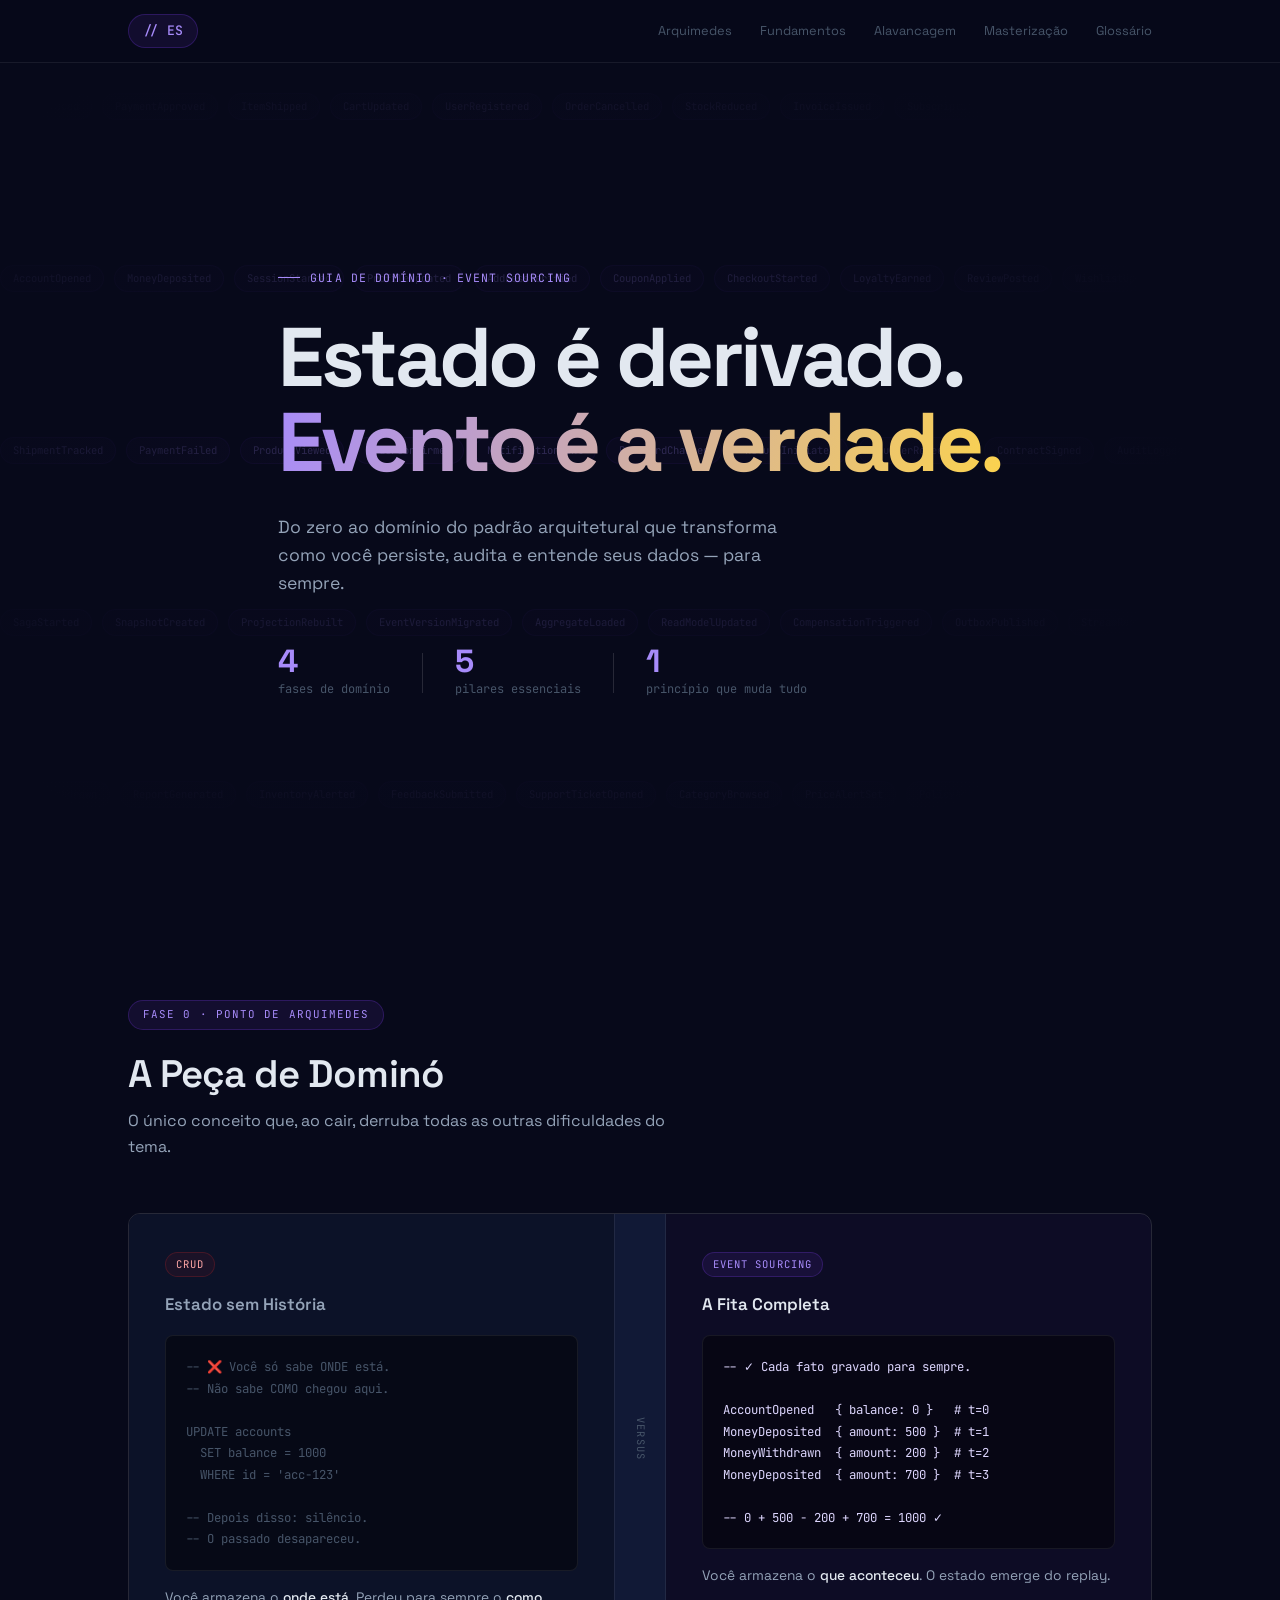
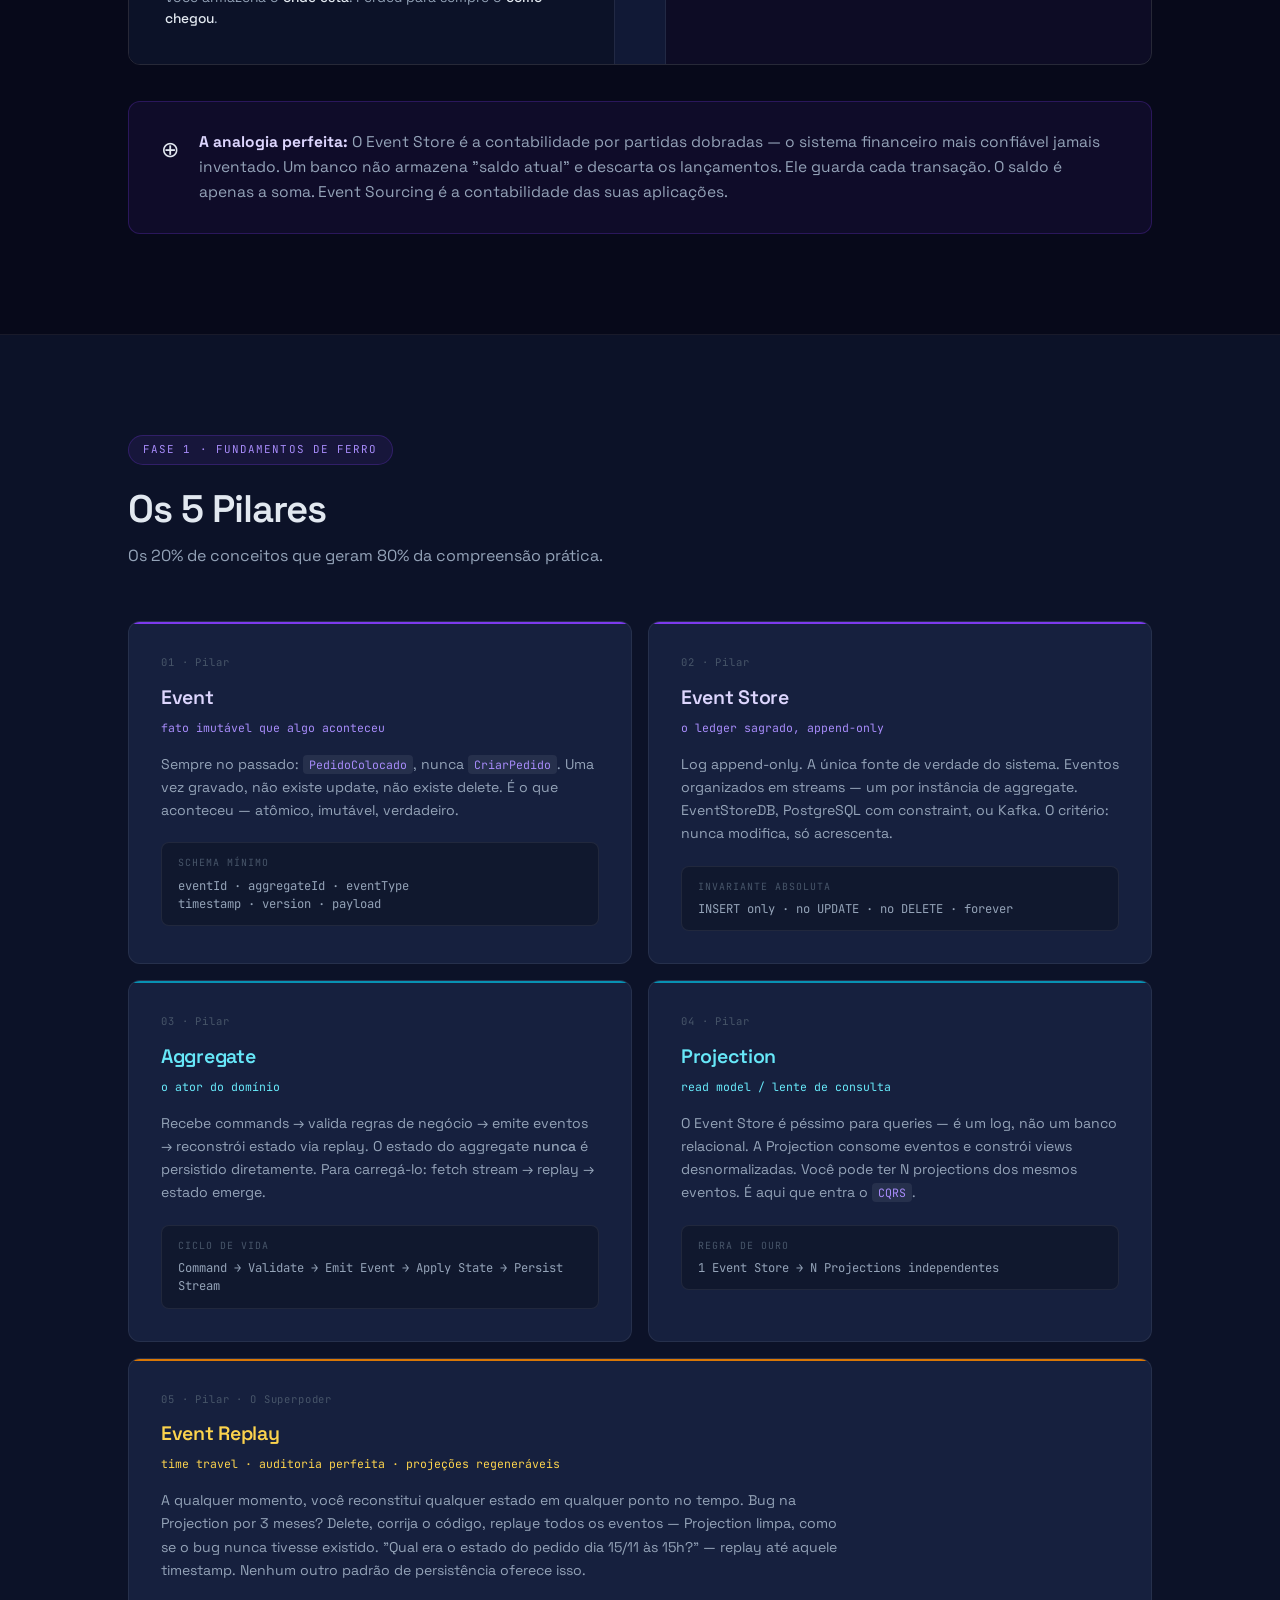
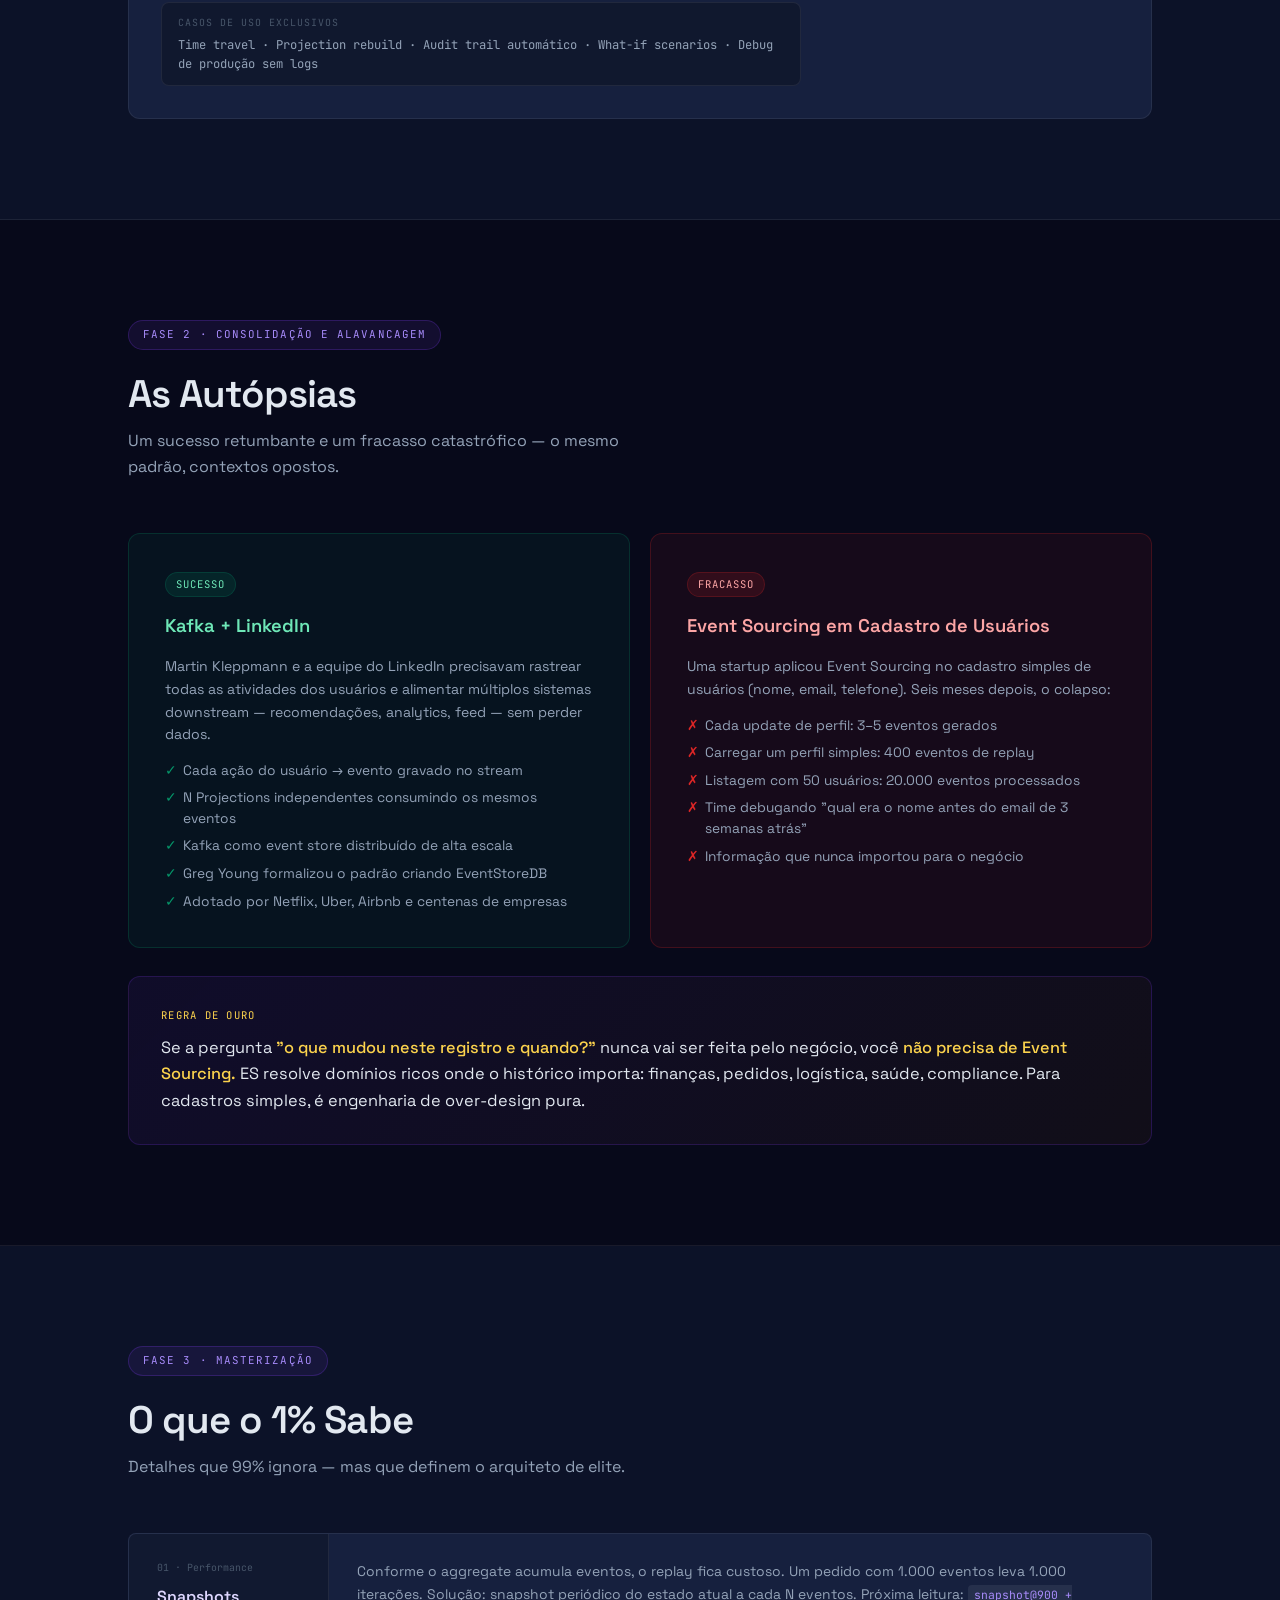
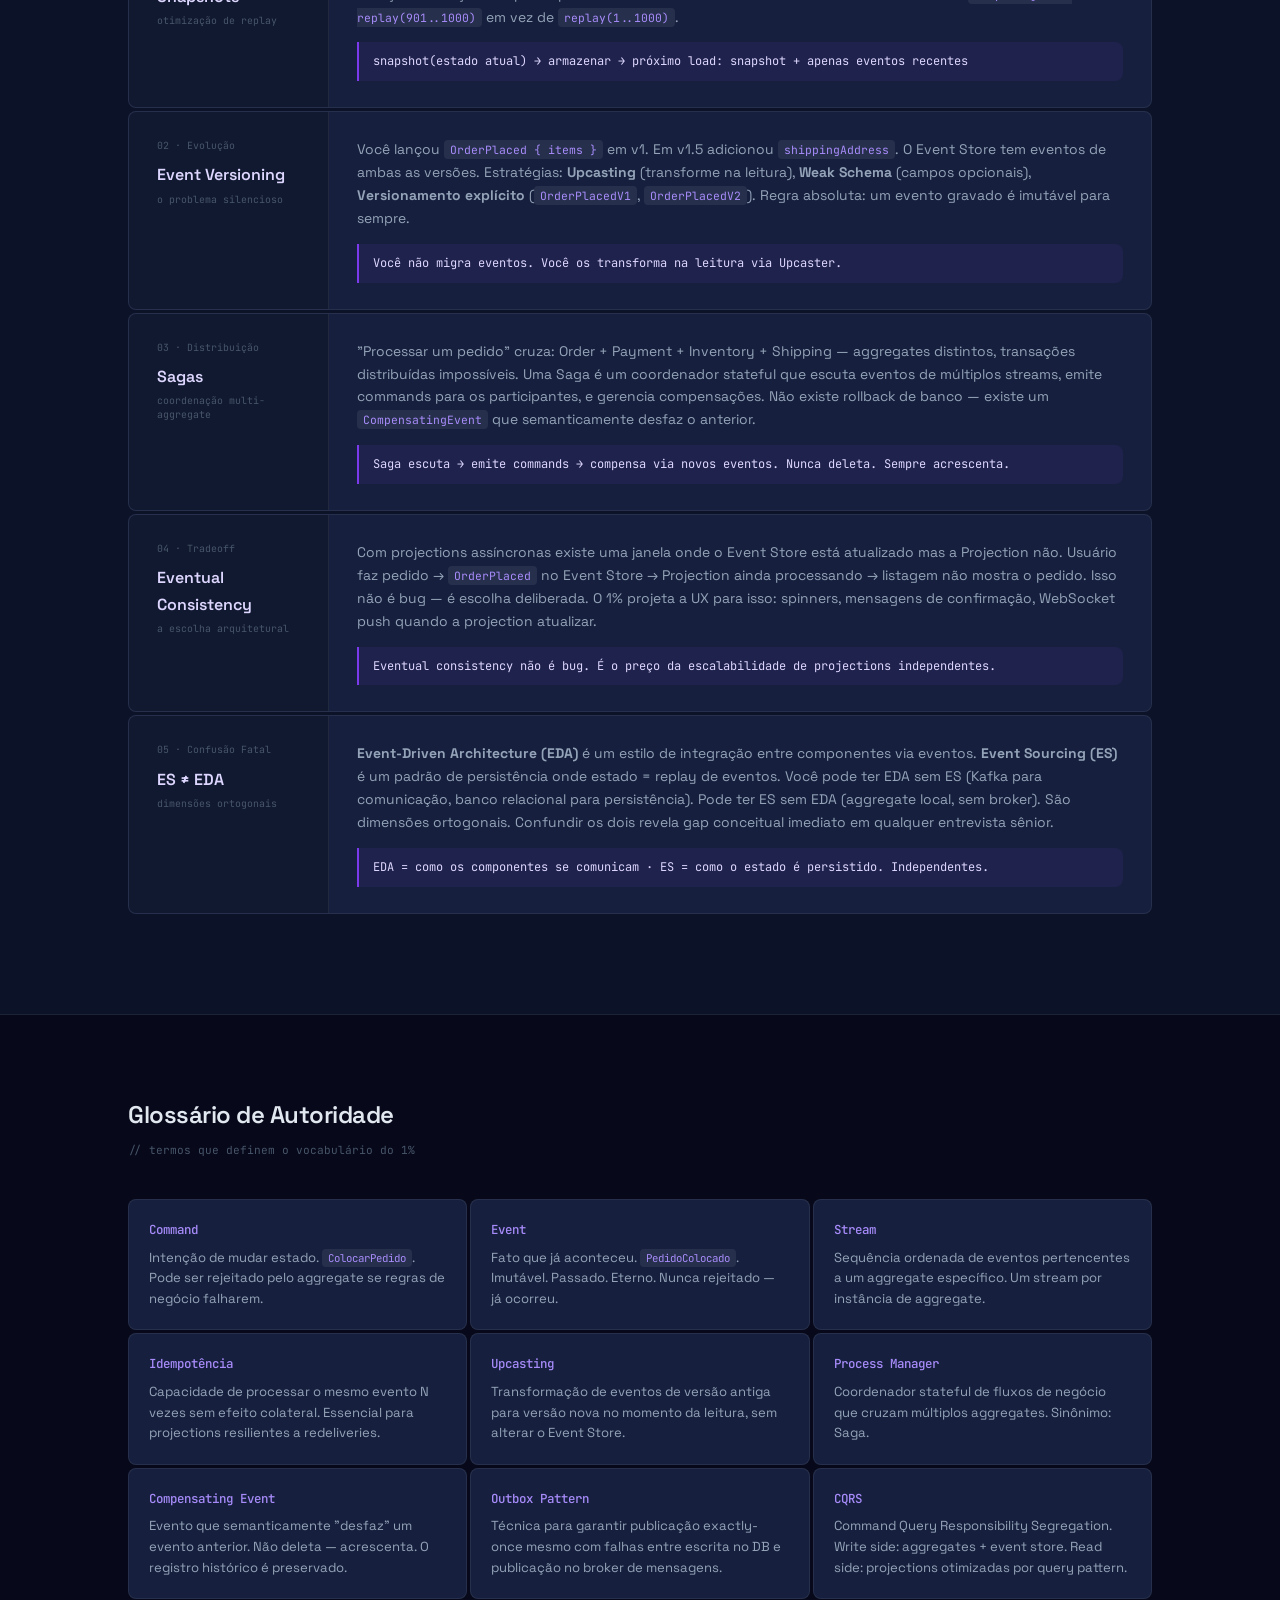
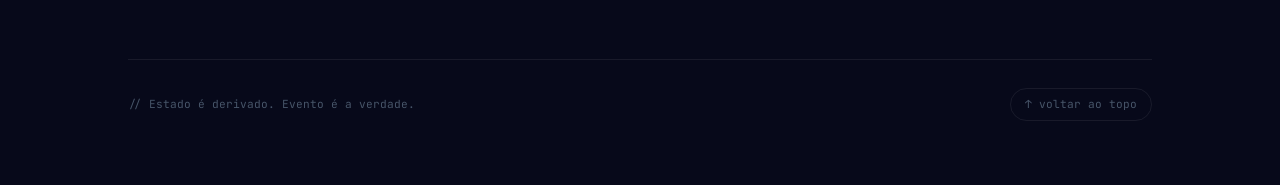
<file: sudo/p1/event-sourcing.html>
<!DOCTYPE html>
<html lang="pt-BR">
<head>
  <meta charset="UTF-8">
  <meta name="viewport" content="width=device-width, initial-scale=1.0">
  <title>Event Sourcing — Do Zero ao Domínio</title>
  <link rel="preconnect" href="https://fonts.googleapis.com">
  <link rel="preconnect" href="https://fonts.gstatic.com" crossorigin>
  <link href="https://fonts.googleapis.com/css2?family=Space+Grotesk:wght@300;400;500;600;700&family=JetBrains+Mono:wght@400;500&display=swap" rel="stylesheet">
  <style>
    *, *::before, *::after { box-sizing: border-box; margin: 0; padding: 0; }
    html { scroll-behavior: smooth; }

    :root {
      --bg:       #07091a;
      --bg-1:     #0c1228;
      --bg-2:     #111936;
      --surface:  #16203e;
      --violet:         #7c3aed;
      --violet-light:   #a78bfa;
      --violet-xlight:  #ddd6fe;
      --violet-bg:      rgba(124,58,237,0.1);
      --violet-border:  rgba(124,58,237,0.25);
      --cyan:           #0891b2;
      --cyan-light:     #67e8f9;
      --cyan-bg:        rgba(8,145,178,0.1);
      --cyan-border:    rgba(8,145,178,0.25);
      --amber:          #d97706;
      --amber-light:    #fcd34d;
      --amber-bg:       rgba(217,119,6,0.1);
      --amber-border:   rgba(217,119,6,0.25);
      --emerald:        #059669;
      --emerald-light:  #6ee7b7;
      --emerald-bg:     rgba(5,150,105,0.07);
      --emerald-border: rgba(5,150,105,0.22);
      --red:            #dc2626;
      --red-light:      #fca5a5;
      --red-bg:         rgba(220,38,38,0.07);
      --red-border:     rgba(220,38,38,0.22);
      --text:     #e2e8f0;
      --text-2:   #94a3b8;
      --text-3:   #475569;
      --border:   rgba(255,255,255,0.07);
      --border-2: rgba(255,255,255,0.13);
      --radius:    12px;
      --radius-sm:  8px;
      --radius-pill: 100px;
    }

    body {
      font-family: 'Space Grotesk', sans-serif;
      background: var(--bg);
      color: var(--text);
      line-height: 1.65;
      font-size: 16px;
      -webkit-font-smoothing: antialiased;
    }

    a { color: var(--violet-light); text-decoration: none; }

    code {
      font-family: 'JetBrains Mono', monospace;
      font-size: 0.82em;
      background: rgba(255,255,255,0.07);
      padding: 2px 6px;
      border-radius: 4px;
      color: var(--violet-light);
    }

    .container { max-width: 1080px; margin: 0 auto; padding: 0 28px; }

    /* ── NAV ── */
    .nav {
      position: fixed; top: 0; left: 0; right: 0; z-index: 100;
      padding: 14px 0;
      background: rgba(7,9,26,0.82);
      backdrop-filter: blur(14px);
      -webkit-backdrop-filter: blur(14px);
      border-bottom: 1px solid var(--border);
    }
    .nav-inner {
      display: flex; justify-content: space-between; align-items: center;
    }
    .nav-brand {
      font-family: 'JetBrains Mono', monospace;
      font-size: 0.82rem; font-weight: 500;
      color: var(--violet-light);
      background: var(--violet-bg);
      border: 1px solid var(--violet-border);
      padding: 5px 14px; border-radius: var(--radius-pill);
    }
    .nav-links { display: flex; gap: 28px; }
    .nav-links a {
      font-size: 0.8rem; color: var(--text-3);
      transition: color 0.18s;
    }
    .nav-links a:hover { color: var(--text-2); }

    /* ── HERO ── */
    .hero {
      position: relative; min-height: 100vh; overflow: hidden;
      display: flex; flex-direction: column; justify-content: center;
      padding: 160px 0 100px;
    }

    .streams {
      position: absolute; inset: 0; overflow: hidden;
      display: flex; flex-direction: column;
      justify-content: space-around; pointer-events: none;
      padding: 20px 0;
    }
    .stream-row { overflow: hidden; }
    .stream-track {
      display: inline-flex; gap: 10px; white-space: nowrap;
    }
    .stream-row:nth-child(1) .stream-track { animation: slide 32s linear infinite;         opacity: 0.38; }
    .stream-row:nth-child(2) .stream-track { animation: slide 24s linear infinite reverse;  opacity: 0.28; }
    .stream-row:nth-child(3) .stream-track { animation: slide 40s linear infinite;          opacity: 0.32; }
    .stream-row:nth-child(4) .stream-track { animation: slide 28s linear infinite reverse;  opacity: 0.22; }
    .stream-row:nth-child(5) .stream-track { animation: slide 36s linear infinite;          opacity: 0.30; }
    @keyframes slide {
      from { transform: translateX(0); }
      to   { transform: translateX(-50%); }
    }
    @media (prefers-reduced-motion: reduce) {
      .stream-track { animation: none !important; }
    }

    .pill {
      font-family: 'JetBrains Mono', monospace;
      font-size: 0.66rem; white-space: nowrap;
      padding: 4px 12px; border-radius: var(--radius-pill);
      background: rgba(124,58,237,0.08);
      border: 1px solid rgba(124,58,237,0.18);
      color: rgba(167,139,250,0.75);
    }

    .hero-overlay {
      position: absolute; inset: 0; pointer-events: none;
      background:
        radial-gradient(ellipse 70% 70% at 40% 50%, transparent 20%, var(--bg) 75%),
        linear-gradient(to bottom, var(--bg) 0%, transparent 18%, transparent 82%, var(--bg) 100%);
    }

    .hero-content { position: relative; z-index: 1; }

    .eyebrow {
      display: inline-flex; align-items: center; gap: 10px;
      font-family: 'JetBrains Mono', monospace;
      font-size: 0.72rem; letter-spacing: 0.1em; text-transform: uppercase;
      color: var(--violet-light); margin-bottom: 28px;
    }
    .eyebrow::before {
      content: ''; display: block; width: 22px; height: 1px;
      background: var(--violet-light);
    }

    .display {
      font-size: clamp(2.8rem, 6.5vw, 5.4rem);
      font-weight: 700; letter-spacing: -0.04em;
      line-height: 1.02; margin-bottom: 28px;
    }
    .gradient-text {
      background: linear-gradient(108deg, #a78bfa 0%, #fcd34d 100%);
      -webkit-background-clip: text; -webkit-text-fill-color: transparent;
      background-clip: text;
    }

    .hero-sub {
      font-size: 1.1rem; color: var(--text-2);
      max-width: 520px; line-height: 1.6; margin-bottom: 48px;
    }

    .hero-stats { display: flex; gap: 32px; align-items: center; }
    .stat { display: flex; flex-direction: column; gap: 3px; }
    .stat-n {
      font-size: 2rem; font-weight: 700;
      letter-spacing: -0.03em; color: var(--violet-light); line-height: 1;
    }
    .stat-l { font-size: 0.75rem; color: var(--text-3); font-family: 'JetBrains Mono', monospace; }
    .stat-div { width: 1px; height: 40px; background: var(--border-2); }

    /* ── SECTIONS ── */
    .section { padding: 100px 0; border-bottom: 1px solid var(--border); }
    .section-alt { background: var(--bg-1); }

    .phase-badge {
      display: inline-flex; align-items: center;
      font-family: 'JetBrains Mono', monospace;
      font-size: 0.68rem; letter-spacing: 0.1em; text-transform: uppercase;
      color: var(--violet-light); background: var(--violet-bg);
      border: 1px solid var(--violet-border);
      border-radius: var(--radius-pill); padding: 5px 14px; margin-bottom: 22px;
    }

    .s-heading {
      font-size: clamp(1.8rem, 3vw, 2.5rem);
      font-weight: 600; letter-spacing: -0.025em; line-height: 1.15;
      margin-bottom: 12px;
    }
    .s-sub {
      color: var(--text-2); font-size: 1rem;
      max-width: 540px; margin-bottom: 52px;
    }

    /* ── COMPARISON ── */
    .comparison {
      display: grid; grid-template-columns: 1fr 52px 1fr;
      border: 1px solid var(--border-2); border-radius: var(--radius);
      overflow: hidden; margin-bottom: 36px;
    }
    .comp-side { padding: 36px; }
    .comp-side.crud { background: var(--bg-1); }
    .comp-side.es   { background: rgba(124,58,237,0.05); }

    .comp-badge {
      display: inline-block;
      font-family: 'JetBrains Mono', monospace;
      font-size: 0.66rem; letter-spacing: 0.1em; text-transform: uppercase;
      padding: 3px 10px; border-radius: var(--radius-pill); margin-bottom: 14px;
    }
    .comp-badge.crud { background: var(--red-bg);    color: var(--red-light);    border: 1px solid var(--red-border);    }
    .comp-badge.es   { background: var(--violet-bg); color: var(--violet-light); border: 1px solid var(--violet-border); }

    .comp-title {
      font-size: 1.05rem; font-weight: 600; margin-bottom: 16px;
    }
    .comp-side.crud .comp-title { color: var(--text-2); }
    .comp-side.es   .comp-title { color: var(--text); }

    .code-block {
      background: rgba(0,0,0,0.45);
      border: 1px solid var(--border);
      border-radius: var(--radius-sm);
      padding: 20px; font-family: 'JetBrains Mono', monospace;
      font-size: 0.77rem; line-height: 1.75;
      white-space: pre; overflow-x: auto; margin-bottom: 16px;
    }
    .code-block.muted { color: var(--text-3); }
    .code-block.vivid { color: var(--violet-xlight); }

    .comp-note { font-size: 0.86rem; color: var(--text-2); line-height: 1.5; }
    .comp-note em { color: var(--text); font-style: normal; font-weight: 500; }

    .comp-div {
      display: flex; align-items: center; justify-content: center;
      background: var(--bg-2);
      border-left: 1px solid var(--border); border-right: 1px solid var(--border);
    }
    .vs {
      font-family: 'JetBrains Mono', monospace;
      font-size: 0.65rem; letter-spacing: 0.12em; text-transform: uppercase;
      color: var(--text-3); writing-mode: vertical-rl;
    }

    .principle-box {
      background: rgba(124,58,237,0.07);
      border: 1px solid var(--violet-border);
      border-radius: var(--radius); padding: 28px 32px;
      display: flex; gap: 20px; align-items: flex-start;
    }
    .principle-icon { font-size: 1.4rem; flex-shrink: 0; margin-top: 2px; }
    .principle-text { font-size: 0.97rem; color: var(--text-2); line-height: 1.6; }
    .principle-text strong { color: var(--violet-xlight); }

    /* ── PILLARS ── */
    .pillars-grid {
      display: grid; grid-template-columns: 1fr 1fr; gap: 16px;
    }
    .pillar-wide { grid-column: 1 / -1; }

    .pillar-card {
      background: var(--surface);
      border: 1px solid var(--border);
      border-radius: var(--radius);
      padding: 32px; position: relative; overflow: hidden;
      transition: border-color 0.2s, transform 0.2s;
    }
    .pillar-card:hover { border-color: var(--border-2); transform: translateY(-1px); }
    .pillar-card::before {
      content: ''; position: absolute; top: 0; left: 0; right: 0;
      height: 2px; background: var(--accent, var(--violet));
    }

    .p-violet { --accent: var(--violet); }
    .p-cyan   { --accent: var(--cyan);   }
    .p-amber  { --accent: var(--amber);  }

    .pillar-num {
      font-family: 'JetBrains Mono', monospace;
      font-size: 0.66rem; color: var(--text-3);
      letter-spacing: 0.08em; margin-bottom: 10px;
    }
    .pillar-title {
      font-size: 1.22rem; font-weight: 600;
      letter-spacing: -0.015em; margin-bottom: 4px;
    }
    .p-violet .pillar-title  { color: var(--violet-xlight); }
    .p-cyan   .pillar-title  { color: var(--cyan-light); }
    .p-amber  .pillar-title  { color: var(--amber-light); }

    .pillar-sub {
      font-family: 'JetBrains Mono', monospace;
      font-size: 0.72rem; margin-bottom: 16px;
    }
    .p-violet .pillar-sub { color: var(--violet-light); }
    .p-cyan   .pillar-sub { color: var(--cyan-light); }
    .p-amber  .pillar-sub { color: var(--amber-light); }

    .pillar-body {
      font-size: 0.88rem; color: var(--text-2);
      line-height: 1.65; margin-bottom: 20px;
    }
    .pillar-key {
      background: rgba(0,0,0,0.25);
      border: 1px solid var(--border); border-radius: var(--radius-sm);
      padding: 12px 16px;
    }
    .pillar-key-label {
      font-family: 'JetBrains Mono', monospace;
      font-size: 0.62rem; letter-spacing: 0.1em; text-transform: uppercase;
      color: var(--text-3); margin-bottom: 5px;
    }
    .pillar-key-val {
      font-family: 'JetBrains Mono', monospace;
      font-size: 0.76rem; color: var(--text-2); line-height: 1.5;
    }

    /* ── AUTOPSY ── */
    .autopsy-grid {
      display: grid; grid-template-columns: 1fr 1fr; gap: 20px;
      margin-bottom: 28px;
    }
    .autopsy-card {
      border-radius: var(--radius); padding: 36px; border: 1px solid;
    }
    .autopsy-card.success { background: var(--emerald-bg); border-color: var(--emerald-border); }
    .autopsy-card.failure { background: var(--red-bg);     border-color: var(--red-border);     }

    .autopsy-badge {
      display: inline-block;
      font-family: 'JetBrains Mono', monospace;
      font-size: 0.66rem; letter-spacing: 0.1em; text-transform: uppercase;
      padding: 3px 10px; border-radius: var(--radius-pill); margin-bottom: 14px;
    }
    .success .autopsy-badge { background: rgba(5,150,105,0.14); color: var(--emerald-light); border: 1px solid var(--emerald-border); }
    .failure .autopsy-badge { background: rgba(220,38,38,0.14);  color: var(--red-light);     border: 1px solid var(--red-border);     }

    .autopsy-title { font-size: 1.15rem; font-weight: 600; margin-bottom: 14px; }
    .success .autopsy-title { color: var(--emerald-light); }
    .failure .autopsy-title { color: var(--red-light); }

    .autopsy-body { font-size: 0.88rem; color: var(--text-2); line-height: 1.6; }

    .autopsy-list { list-style: none; margin-top: 14px; display: flex; flex-direction: column; gap: 7px; }
    .autopsy-list li {
      font-size: 0.86rem; color: var(--text-2);
      padding-left: 18px; position: relative; line-height: 1.5;
    }
    .autopsy-list li::before { position: absolute; left: 0; }
    .success .autopsy-list li::before { content: '✓'; color: var(--emerald); }
    .failure .autopsy-list li::before { content: '✗'; color: var(--red); }

    .golden-rule {
      background: linear-gradient(135deg, rgba(124,58,237,0.08), rgba(217,119,6,0.05));
      border: 1px solid rgba(124,58,237,0.2);
      border-radius: var(--radius); padding: 30px 32px;
    }
    .golden-label {
      font-family: 'JetBrains Mono', monospace;
      font-size: 0.66rem; letter-spacing: 0.12em; text-transform: uppercase;
      color: var(--amber-light); margin-bottom: 10px;
    }
    .golden-text { font-size: 1.02rem; color: var(--text); line-height: 1.62; }
    .golden-text em { font-style: normal; color: var(--amber-light); font-weight: 500; }

    /* ── MASTERY ── */
    .mastery-list { display: flex; flex-direction: column; gap: 3px; }

    .mastery-item {
      display: grid; grid-template-columns: 200px 1fr;
      border: 1px solid var(--border); border-radius: var(--radius-sm);
      background: var(--surface); overflow: hidden;
      transition: border-color 0.18s;
    }
    .mastery-item:hover { border-color: var(--border-2); }

    .mastery-left {
      padding: 26px 28px;
      background: rgba(0,0,0,0.22);
      border-right: 1px solid var(--border);
    }
    .mastery-num {
      font-family: 'JetBrains Mono', monospace;
      font-size: 0.62rem; color: var(--text-3); margin-bottom: 8px;
    }
    .mastery-title {
      font-size: 1rem; font-weight: 600;
      color: var(--violet-xlight); margin-bottom: 4px;
    }
    .mastery-tag {
      font-family: 'JetBrains Mono', monospace;
      font-size: 0.62rem; color: var(--text-3); line-height: 1.4;
    }
    .mastery-right { padding: 26px 28px; }
    .mastery-body { font-size: 0.87rem; color: var(--text-2); line-height: 1.65; }
    .mastery-insight {
      margin-top: 14px; padding: 10px 14px;
      background: rgba(124,58,237,0.08);
      border-left: 2px solid var(--violet);
      border-radius: 0 var(--radius-sm) var(--radius-sm) 0;
      font-family: 'JetBrains Mono', monospace;
      font-size: 0.75rem; color: var(--violet-xlight); line-height: 1.55;
    }

    /* ── GLOSSÁRIO ── */
    .glossario { padding: 80px 0 64px; }

    .gloss-heading {
      font-size: 1.5rem; font-weight: 600;
      letter-spacing: -0.02em; margin-bottom: 6px;
    }
    .gloss-meta {
      font-family: 'JetBrains Mono', monospace;
      font-size: 0.7rem; color: var(--text-3); margin-bottom: 40px;
    }
    .gloss-grid {
      display: grid; grid-template-columns: repeat(3, 1fr); gap: 3px;
    }
    .gloss-item {
      padding: 20px;
      border: 1px solid var(--border); border-radius: var(--radius-sm);
      background: var(--surface);
      transition: border-color 0.18s;
    }
    .gloss-item:hover { border-color: var(--border-2); }
    .gloss-term {
      font-family: 'JetBrains Mono', monospace;
      font-size: 0.78rem; font-weight: 500;
      color: var(--violet-light); margin-bottom: 7px;
    }
    .gloss-def { font-size: 0.82rem; color: var(--text-2); line-height: 1.57; }

    .footer-bar {
      margin-top: 60px; padding-top: 28px;
      border-top: 1px solid var(--border);
      display: flex; justify-content: space-between; align-items: center;
    }
    .footer-mono {
      font-family: 'JetBrains Mono', monospace;
      font-size: 0.7rem; color: var(--text-3);
    }
    .top-link {
      font-family: 'JetBrains Mono', monospace; font-size: 0.7rem;
      color: var(--text-3); border: 1px solid var(--border);
      padding: 6px 14px; border-radius: var(--radius-pill);
      transition: border-color 0.18s, color 0.18s;
    }
    .top-link:hover { border-color: var(--border-2); color: var(--text-2); }

    /* ── RESPONSIVE ── */
    @media (max-width: 800px) {
      .nav-links { display: none; }
      .comparison { grid-template-columns: 1fr; }
      .comp-div {
        border-left: none; border-right: none;
        border-top: 1px solid var(--border); border-bottom: 1px solid var(--border);
        padding: 14px;
      }
      .vs { writing-mode: horizontal-tb; }
      .pillars-grid { grid-template-columns: 1fr; }
      .pillar-wide { grid-column: auto; }
      .autopsy-grid { grid-template-columns: 1fr; }
      .mastery-item { grid-template-columns: 1fr; }
      .mastery-left { border-right: none; border-bottom: 1px solid var(--border); }
      .gloss-grid { grid-template-columns: 1fr; }
      .hero-stats { gap: 20px; }
      .footer-bar { flex-direction: column; gap: 16px; text-align: center; }
    }
  </style>
</head>
<body>

  <!-- NAV -->
  <nav class="nav">
    <div class="container nav-inner">
      <a href="#top" class="nav-brand">// ES</a>
      <div class="nav-links">
        <a href="#arquimedes">Arquimedes</a>
        <a href="#fundamentos">Fundamentos</a>
        <a href="#alavancagem">Alavancagem</a>
        <a href="#masterizacao">Masterização</a>
        <a href="#glossario">Glossário</a>
      </div>
    </div>
  </nav>

  <!-- HERO -->
  <section class="hero" id="top">
    <div class="streams" aria-hidden="true">
      <!-- Row 1 -->
      <div class="stream-row"><div class="stream-track">
        <span class="pill">OrderPlaced</span><span class="pill">PaymentApproved</span><span class="pill">ItemShipped</span><span class="pill">CartUpdated</span><span class="pill">UserRegistered</span><span class="pill">OrderCancelled</span><span class="pill">StockReduced</span><span class="pill">InvoiceIssued</span><span class="pill">SubscriptionRenewed</span><span class="pill">RefundProcessed</span><span class="pill">DeliveryScheduled</span>
        <span class="pill">OrderPlaced</span><span class="pill">PaymentApproved</span><span class="pill">ItemShipped</span><span class="pill">CartUpdated</span><span class="pill">UserRegistered</span><span class="pill">OrderCancelled</span><span class="pill">StockReduced</span><span class="pill">InvoiceIssued</span><span class="pill">SubscriptionRenewed</span><span class="pill">RefundProcessed</span><span class="pill">DeliveryScheduled</span>
      </div></div>
      <!-- Row 2 -->
      <div class="stream-row"><div class="stream-track">
        <span class="pill">AccountOpened</span><span class="pill">MoneyDeposited</span><span class="pill">SessionStarted</span><span class="pill">ProfileUpdated</span><span class="pill">AddressVerified</span><span class="pill">CouponApplied</span><span class="pill">CheckoutStarted</span><span class="pill">LoyaltyEarned</span><span class="pill">ReviewPosted</span><span class="pill">WishlistUpdated</span><span class="pill">PlanUpgraded</span>
        <span class="pill">AccountOpened</span><span class="pill">MoneyDeposited</span><span class="pill">SessionStarted</span><span class="pill">ProfileUpdated</span><span class="pill">AddressVerified</span><span class="pill">CouponApplied</span><span class="pill">CheckoutStarted</span><span class="pill">LoyaltyEarned</span><span class="pill">ReviewPosted</span><span class="pill">WishlistUpdated</span><span class="pill">PlanUpgraded</span>
      </div></div>
      <!-- Row 3 -->
      <div class="stream-row"><div class="stream-track">
        <span class="pill">ShipmentTracked</span><span class="pill">PaymentFailed</span><span class="pill">ProductViewed</span><span class="pill">OrderConfirmed</span><span class="pill">NotificationSent</span><span class="pill">PasswordChanged</span><span class="pill">ReturnInitiated</span><span class="pill">VoucherRedeemed</span><span class="pill">ContractSigned</span><span class="pill">AuditLogged</span><span class="pill">AccountVerified</span>
        <span class="pill">ShipmentTracked</span><span class="pill">PaymentFailed</span><span class="pill">ProductViewed</span><span class="pill">OrderConfirmed</span><span class="pill">NotificationSent</span><span class="pill">PasswordChanged</span><span class="pill">ReturnInitiated</span><span class="pill">VoucherRedeemed</span><span class="pill">ContractSigned</span><span class="pill">AuditLogged</span><span class="pill">AccountVerified</span>
      </div></div>
      <!-- Row 4 -->
      <div class="stream-row"><div class="stream-track">
        <span class="pill">SagaStarted</span><span class="pill">SnapshotCreated</span><span class="pill">ProjectionRebuilt</span><span class="pill">EventVersionMigrated</span><span class="pill">AggregateLoaded</span><span class="pill">ReadModelUpdated</span><span class="pill">CompensationTriggered</span><span class="pill">OutboxPublished</span><span class="pill">StreamReplayed</span><span class="pill">CommandHandled</span>
        <span class="pill">SagaStarted</span><span class="pill">SnapshotCreated</span><span class="pill">ProjectionRebuilt</span><span class="pill">EventVersionMigrated</span><span class="pill">AggregateLoaded</span><span class="pill">ReadModelUpdated</span><span class="pill">CompensationTriggered</span><span class="pill">OutboxPublished</span><span class="pill">StreamReplayed</span><span class="pill">CommandHandled</span>
      </div></div>
      <!-- Row 5 -->
      <div class="stream-row"><div class="stream-track">
        <span class="pill">MoneyWithdrawn</span><span class="pill">ReportGenerated</span><span class="pill">InventoryAlerted</span><span class="pill">FeedbackSubmitted</span><span class="pill">SupportTicketOpened</span><span class="pill">CategoryBrowsed</span><span class="pill">PriceAlertSet</span><span class="pill">PolicyAccepted</span><span class="pill">SessionExpired</span><span class="pill">DraftSaved</span>
        <span class="pill">MoneyWithdrawn</span><span class="pill">ReportGenerated</span><span class="pill">InventoryAlerted</span><span class="pill">FeedbackSubmitted</span><span class="pill">SupportTicketOpened</span><span class="pill">CategoryBrowsed</span><span class="pill">PriceAlertSet</span><span class="pill">PolicyAccepted</span><span class="pill">SessionExpired</span><span class="pill">DraftSaved</span>
      </div></div>
    </div>
    <div class="hero-overlay"></div>

    <div class="container hero-content">
      <div class="eyebrow">Guia de Domínio · Event Sourcing</div>
      <h1 class="display">
        Estado é derivado.<br>
        <span class="gradient-text">Evento é a verdade.</span>
      </h1>
      <p class="hero-sub">
        Do zero ao domínio do padrão arquitetural que transforma como você persiste, audita e entende seus dados — para sempre.
      </p>
      <div class="hero-stats">
        <div class="stat">
          <span class="stat-n">4</span>
          <span class="stat-l">fases de domínio</span>
        </div>
        <div class="stat-div"></div>
        <div class="stat">
          <span class="stat-n">5</span>
          <span class="stat-l">pilares essenciais</span>
        </div>
        <div class="stat-div"></div>
        <div class="stat">
          <span class="stat-n">1</span>
          <span class="stat-l">princípio que muda tudo</span>
        </div>
      </div>
    </div>
  </section>

  <!-- FASE 0 – ARQUIMEDES -->
  <section class="section" id="arquimedes">
    <div class="container">
      <div class="phase-badge">Fase 0 · Ponto de Arquimedes</div>
      <h2 class="s-heading">A Peça de Dominó</h2>
      <p class="s-sub">O único conceito que, ao cair, derruba todas as outras dificuldades do tema.</p>

      <div class="comparison">
        <div class="comp-side crud">
          <div class="comp-badge crud">CRUD</div>
          <h3 class="comp-title">Estado sem História</h3>
          <pre class="code-block muted">-- ❌ Você só sabe ONDE está.
-- Não sabe COMO chegou aqui.

UPDATE accounts
  SET balance = 1000
  WHERE id = 'acc-123'

-- Depois disso: silêncio.
-- O passado desapareceu.</pre>
          <p class="comp-note">Você armazena o <em>onde está</em>. Perdeu para sempre o <em>como chegou</em>.</p>
        </div>

        <div class="comp-div">
          <span class="vs">versus</span>
        </div>

        <div class="comp-side es">
          <div class="comp-badge es">Event Sourcing</div>
          <h3 class="comp-title">A Fita Completa</h3>
          <pre class="code-block vivid">-- ✓ Cada fato gravado para sempre.

AccountOpened   { balance: 0 }   # t=0
MoneyDeposited  { amount: 500 }  # t=1
MoneyWithdrawn  { amount: 200 }  # t=2
MoneyDeposited  { amount: 700 }  # t=3

-- 0 + 500 − 200 + 700 = 1000 ✓</pre>
          <p class="comp-note">Você armazena o <em>que aconteceu</em>. O estado emerge do replay.</p>
        </div>
      </div>

      <div class="principle-box">
        <div class="principle-icon">⊕</div>
        <p class="principle-text">
          <strong>A analogia perfeita:</strong> O Event Store é a contabilidade por partidas dobradas — o sistema financeiro mais confiável jamais inventado. Um banco não armazena "saldo atual" e descarta os lançamentos. Ele guarda cada transação. O saldo é apenas a soma. Event Sourcing é a contabilidade das suas aplicações.
        </p>
      </div>
    </div>
  </section>

  <!-- FASE 1 – 5 PILARES -->
  <section class="section section-alt" id="fundamentos">
    <div class="container">
      <div class="phase-badge">Fase 1 · Fundamentos de Ferro</div>
      <h2 class="s-heading">Os 5 Pilares</h2>
      <p class="s-sub">Os 20% de conceitos que geram 80% da compreensão prática.</p>

      <div class="pillars-grid">

        <div class="pillar-card p-violet">
          <div class="pillar-num">01 · Pilar</div>
          <h3 class="pillar-title">Event</h3>
          <div class="pillar-sub">fato imutável que algo aconteceu</div>
          <p class="pillar-body">
            Sempre no passado: <code>PedidoColocado</code>, nunca <code>CriarPedido</code>. Uma vez gravado, não existe update, não existe delete. É o que aconteceu — atômico, imutável, verdadeiro.
          </p>
          <div class="pillar-key">
            <div class="pillar-key-label">Schema mínimo</div>
            <div class="pillar-key-val">eventId · aggregateId · eventType<br>timestamp · version · payload</div>
          </div>
        </div>

        <div class="pillar-card p-violet">
          <div class="pillar-num">02 · Pilar</div>
          <h3 class="pillar-title">Event Store</h3>
          <div class="pillar-sub">o ledger sagrado, append-only</div>
          <p class="pillar-body">
            Log append-only. A única fonte de verdade do sistema. Eventos organizados em streams — um por instância de aggregate. EventStoreDB, PostgreSQL com constraint, ou Kafka. O critério: nunca modifica, só acrescenta.
          </p>
          <div class="pillar-key">
            <div class="pillar-key-label">Invariante absoluta</div>
            <div class="pillar-key-val">INSERT only · no UPDATE · no DELETE · forever</div>
          </div>
        </div>

        <div class="pillar-card p-cyan">
          <div class="pillar-num">03 · Pilar</div>
          <h3 class="pillar-title">Aggregate</h3>
          <div class="pillar-sub">o ator do domínio</div>
          <p class="pillar-body">
            Recebe commands → valida regras de negócio → emite eventos → reconstrói estado via replay. O estado do aggregate <em style="font-style:normal;font-weight:500">nunca</em> é persistido diretamente. Para carregá-lo: fetch stream → replay → estado emerge.
          </p>
          <div class="pillar-key">
            <div class="pillar-key-label">Ciclo de vida</div>
            <div class="pillar-key-val">Command → Validate → Emit Event → Apply State → Persist Stream</div>
          </div>
        </div>

        <div class="pillar-card p-cyan">
          <div class="pillar-num">04 · Pilar</div>
          <h3 class="pillar-title">Projection</h3>
          <div class="pillar-sub">read model / lente de consulta</div>
          <p class="pillar-body">
            O Event Store é péssimo para queries — é um log, não um banco relacional. A Projection consome eventos e constrói views desnormalizadas. Você pode ter N projections dos mesmos eventos. É aqui que entra o <code>CQRS</code>.
          </p>
          <div class="pillar-key">
            <div class="pillar-key-label">Regra de ouro</div>
            <div class="pillar-key-val">1 Event Store → N Projections independentes</div>
          </div>
        </div>

        <div class="pillar-card p-amber pillar-wide">
          <div class="pillar-num">05 · Pilar · O Superpoder</div>
          <h3 class="pillar-title">Event Replay</h3>
          <div class="pillar-sub">time travel · auditoria perfeita · projeções regeneráveis</div>
          <p class="pillar-body" style="max-width:680px">
            A qualquer momento, você reconstitui qualquer estado em qualquer ponto no tempo. Bug na Projection por 3 meses? Delete, corrija o código, replaye todos os eventos — Projection limpa, como se o bug nunca tivesse existido. "Qual era o estado do pedido dia 15/11 às 15h?" — replay até aquele timestamp. Nenhum outro padrão de persistência oferece isso.
          </p>
          <div class="pillar-key" style="max-width:640px">
            <div class="pillar-key-label">Casos de uso exclusivos</div>
            <div class="pillar-key-val">Time travel · Projection rebuild · Audit trail automático · What-if scenarios · Debug de produção sem logs</div>
          </div>
        </div>

      </div>
    </div>
  </section>

  <!-- FASE 2 – ALAVANCAGEM -->
  <section class="section" id="alavancagem">
    <div class="container">
      <div class="phase-badge">Fase 2 · Consolidação e Alavancagem</div>
      <h2 class="s-heading">As Autópsias</h2>
      <p class="s-sub">Um sucesso retumbante e um fracasso catastrófico — o mesmo padrão, contextos opostos.</p>

      <div class="autopsy-grid">
        <div class="autopsy-card success">
          <div class="autopsy-badge">Sucesso</div>
          <h3 class="autopsy-title">Kafka + LinkedIn</h3>
          <p class="autopsy-body">
            Martin Kleppmann e a equipe do LinkedIn precisavam rastrear todas as atividades dos usuários e alimentar múltiplos sistemas downstream — recomendações, analytics, feed — sem perder dados.
          </p>
          <ul class="autopsy-list">
            <li>Cada ação do usuário → evento gravado no stream</li>
            <li>N Projections independentes consumindo os mesmos eventos</li>
            <li>Kafka como event store distribuído de alta escala</li>
            <li>Greg Young formalizou o padrão criando EventStoreDB</li>
            <li>Adotado por Netflix, Uber, Airbnb e centenas de empresas</li>
          </ul>
        </div>

        <div class="autopsy-card failure">
          <div class="autopsy-badge">Fracasso</div>
          <h3 class="autopsy-title">Event Sourcing em Cadastro de Usuários</h3>
          <p class="autopsy-body">
            Uma startup aplicou Event Sourcing no cadastro simples de usuários (nome, email, telefone). Seis meses depois, o colapso:
          </p>
          <ul class="autopsy-list">
            <li>Cada update de perfil: 3–5 eventos gerados</li>
            <li>Carregar um perfil simples: 400 eventos de replay</li>
            <li>Listagem com 50 usuários: 20.000 eventos processados</li>
            <li>Time debugando "qual era o nome antes do email de 3 semanas atrás"</li>
            <li>Informação que nunca importou para o negócio</li>
          </ul>
        </div>
      </div>

      <div class="golden-rule">
        <div class="golden-label">Regra de Ouro</div>
        <p class="golden-text">
          Se a pergunta <em>"o que mudou neste registro e quando?"</em> nunca vai ser feita pelo negócio, você <em>não precisa de Event Sourcing.</em> ES resolve domínios ricos onde o histórico importa: finanças, pedidos, logística, saúde, compliance. Para cadastros simples, é engenharia de over-design pura.
        </p>
      </div>
    </div>
  </section>

  <!-- FASE 3 – MASTERIZAÇÃO -->
  <section class="section section-alt" id="masterizacao">
    <div class="container">
      <div class="phase-badge">Fase 3 · Masterização</div>
      <h2 class="s-heading">O que o 1% Sabe</h2>
      <p class="s-sub">Detalhes que 99% ignora — mas que definem o arquiteto de elite.</p>

      <div class="mastery-list">

        <div class="mastery-item">
          <div class="mastery-left">
            <div class="mastery-num">01 · Performance</div>
            <div class="mastery-title">Snapshots</div>
            <div class="mastery-tag">otimização de replay</div>
          </div>
          <div class="mastery-right">
            <p class="mastery-body">
              Conforme o aggregate acumula eventos, o replay fica custoso. Um pedido com 1.000 eventos leva 1.000 iterações. Solução: snapshot periódico do estado atual a cada N eventos. Próxima leitura: <code>snapshot@900 + replay(901..1000)</code> em vez de <code>replay(1..1000)</code>.
            </p>
            <div class="mastery-insight">snapshot(estado atual) → armazenar → próximo load: snapshot + apenas eventos recentes</div>
          </div>
        </div>

        <div class="mastery-item">
          <div class="mastery-left">
            <div class="mastery-num">02 · Evolução</div>
            <div class="mastery-title">Event Versioning</div>
            <div class="mastery-tag">o problema silencioso</div>
          </div>
          <div class="mastery-right">
            <p class="mastery-body">
              Você lançou <code>OrderPlaced&nbsp;{&nbsp;items&nbsp;}</code> em v1. Em v1.5 adicionou <code>shippingAddress</code>. O Event Store tem eventos de ambas as versões. Estratégias: <strong>Upcasting</strong> (transforme na leitura), <strong>Weak Schema</strong> (campos opcionais), <strong>Versionamento explícito</strong> (<code>OrderPlacedV1</code>, <code>OrderPlacedV2</code>). Regra absoluta: um evento gravado é imutável para sempre.
            </p>
            <div class="mastery-insight">Você não migra eventos. Você os transforma na leitura via Upcaster.</div>
          </div>
        </div>

        <div class="mastery-item">
          <div class="mastery-left">
            <div class="mastery-num">03 · Distribuição</div>
            <div class="mastery-title">Sagas</div>
            <div class="mastery-tag">coordenação multi-aggregate</div>
          </div>
          <div class="mastery-right">
            <p class="mastery-body">
              "Processar um pedido" cruza: Order + Payment + Inventory + Shipping — aggregates distintos, transações distribuídas impossíveis. Uma Saga é um coordenador stateful que escuta eventos de múltiplos streams, emite commands para os participantes, e gerencia compensações. Não existe rollback de banco — existe um <code>CompensatingEvent</code> que semanticamente desfaz o anterior.
            </p>
            <div class="mastery-insight">Saga escuta → emite commands → compensa via novos eventos. Nunca deleta. Sempre acrescenta.</div>
          </div>
        </div>

        <div class="mastery-item">
          <div class="mastery-left">
            <div class="mastery-num">04 · Tradeoff</div>
            <div class="mastery-title">Eventual Consistency</div>
            <div class="mastery-tag">a escolha arquitetural</div>
          </div>
          <div class="mastery-right">
            <p class="mastery-body">
              Com projections assíncronas existe uma janela onde o Event Store está atualizado mas a Projection não. Usuário faz pedido → <code>OrderPlaced</code> no Event Store → Projection ainda processando → listagem não mostra o pedido. Isso não é bug — é escolha deliberada. O 1% projeta a UX para isso: spinners, mensagens de confirmação, WebSocket push quando a projection atualizar.
            </p>
            <div class="mastery-insight">Eventual consistency não é bug. É o preço da escalabilidade de projections independentes.</div>
          </div>
        </div>

        <div class="mastery-item">
          <div class="mastery-left">
            <div class="mastery-num">05 · Confusão Fatal</div>
            <div class="mastery-title">ES ≠ EDA</div>
            <div class="mastery-tag">dimensões ortogonais</div>
          </div>
          <div class="mastery-right">
            <p class="mastery-body">
              <strong>Event-Driven Architecture (EDA)</strong> é um estilo de integração entre componentes via eventos. <strong>Event Sourcing (ES)</strong> é um padrão de persistência onde estado = replay de eventos. Você pode ter EDA sem ES (Kafka para comunicação, banco relacional para persistência). Pode ter ES sem EDA (aggregate local, sem broker). São dimensões ortogonais. Confundir os dois revela gap conceitual imediato em qualquer entrevista sênior.
            </p>
            <div class="mastery-insight">EDA = como os componentes se comunicam · ES = como o estado é persistido. Independentes.</div>
          </div>
        </div>

      </div>
    </div>
  </section>

  <!-- GLOSSÁRIO -->
  <footer class="glossario" id="glossario">
    <div class="container">
      <h2 class="gloss-heading">Glossário de Autoridade</h2>
      <p class="gloss-meta">// termos que definem o vocabulário do 1%</p>

      <div class="gloss-grid">
        <div class="gloss-item">
          <div class="gloss-term">Command</div>
          <p class="gloss-def">Intenção de mudar estado. <code>ColocarPedido</code>. Pode ser rejeitado pelo aggregate se regras de negócio falharem.</p>
        </div>
        <div class="gloss-item">
          <div class="gloss-term">Event</div>
          <p class="gloss-def">Fato que já aconteceu. <code>PedidoColocado</code>. Imutável. Passado. Eterno. Nunca rejeitado — já ocorreu.</p>
        </div>
        <div class="gloss-item">
          <div class="gloss-term">Stream</div>
          <p class="gloss-def">Sequência ordenada de eventos pertencentes a um aggregate específico. Um stream por instância de aggregate.</p>
        </div>
        <div class="gloss-item">
          <div class="gloss-term">Idempotência</div>
          <p class="gloss-def">Capacidade de processar o mesmo evento N vezes sem efeito colateral. Essencial para projections resilientes a redeliveries.</p>
        </div>
        <div class="gloss-item">
          <div class="gloss-term">Upcasting</div>
          <p class="gloss-def">Transformação de eventos de versão antiga para versão nova no momento da leitura, sem alterar o Event Store.</p>
        </div>
        <div class="gloss-item">
          <div class="gloss-term">Process Manager</div>
          <p class="gloss-def">Coordenador stateful de fluxos de negócio que cruzam múltiplos aggregates. Sinônimo: Saga.</p>
        </div>
        <div class="gloss-item">
          <div class="gloss-term">Compensating Event</div>
          <p class="gloss-def">Evento que semanticamente "desfaz" um evento anterior. Não deleta — acrescenta. O registro histórico é preservado.</p>
        </div>
        <div class="gloss-item">
          <div class="gloss-term">Outbox Pattern</div>
          <p class="gloss-def">Técnica para garantir publicação exactly-once mesmo com falhas entre escrita no DB e publicação no broker de mensagens.</p>
        </div>
        <div class="gloss-item">
          <div class="gloss-term">CQRS</div>
          <p class="gloss-def">Command Query Responsibility Segregation. Write side: aggregates + event store. Read side: projections otimizadas por query pattern.</p>
        </div>
      </div>

      <div class="footer-bar">
        <p class="footer-mono">// Estado é derivado. Evento é a verdade.</p>
        <a href="#top" class="top-link">↑ voltar ao topo</a>
      </div>
    </div>
  </footer>

</body>
</html>
</file>
